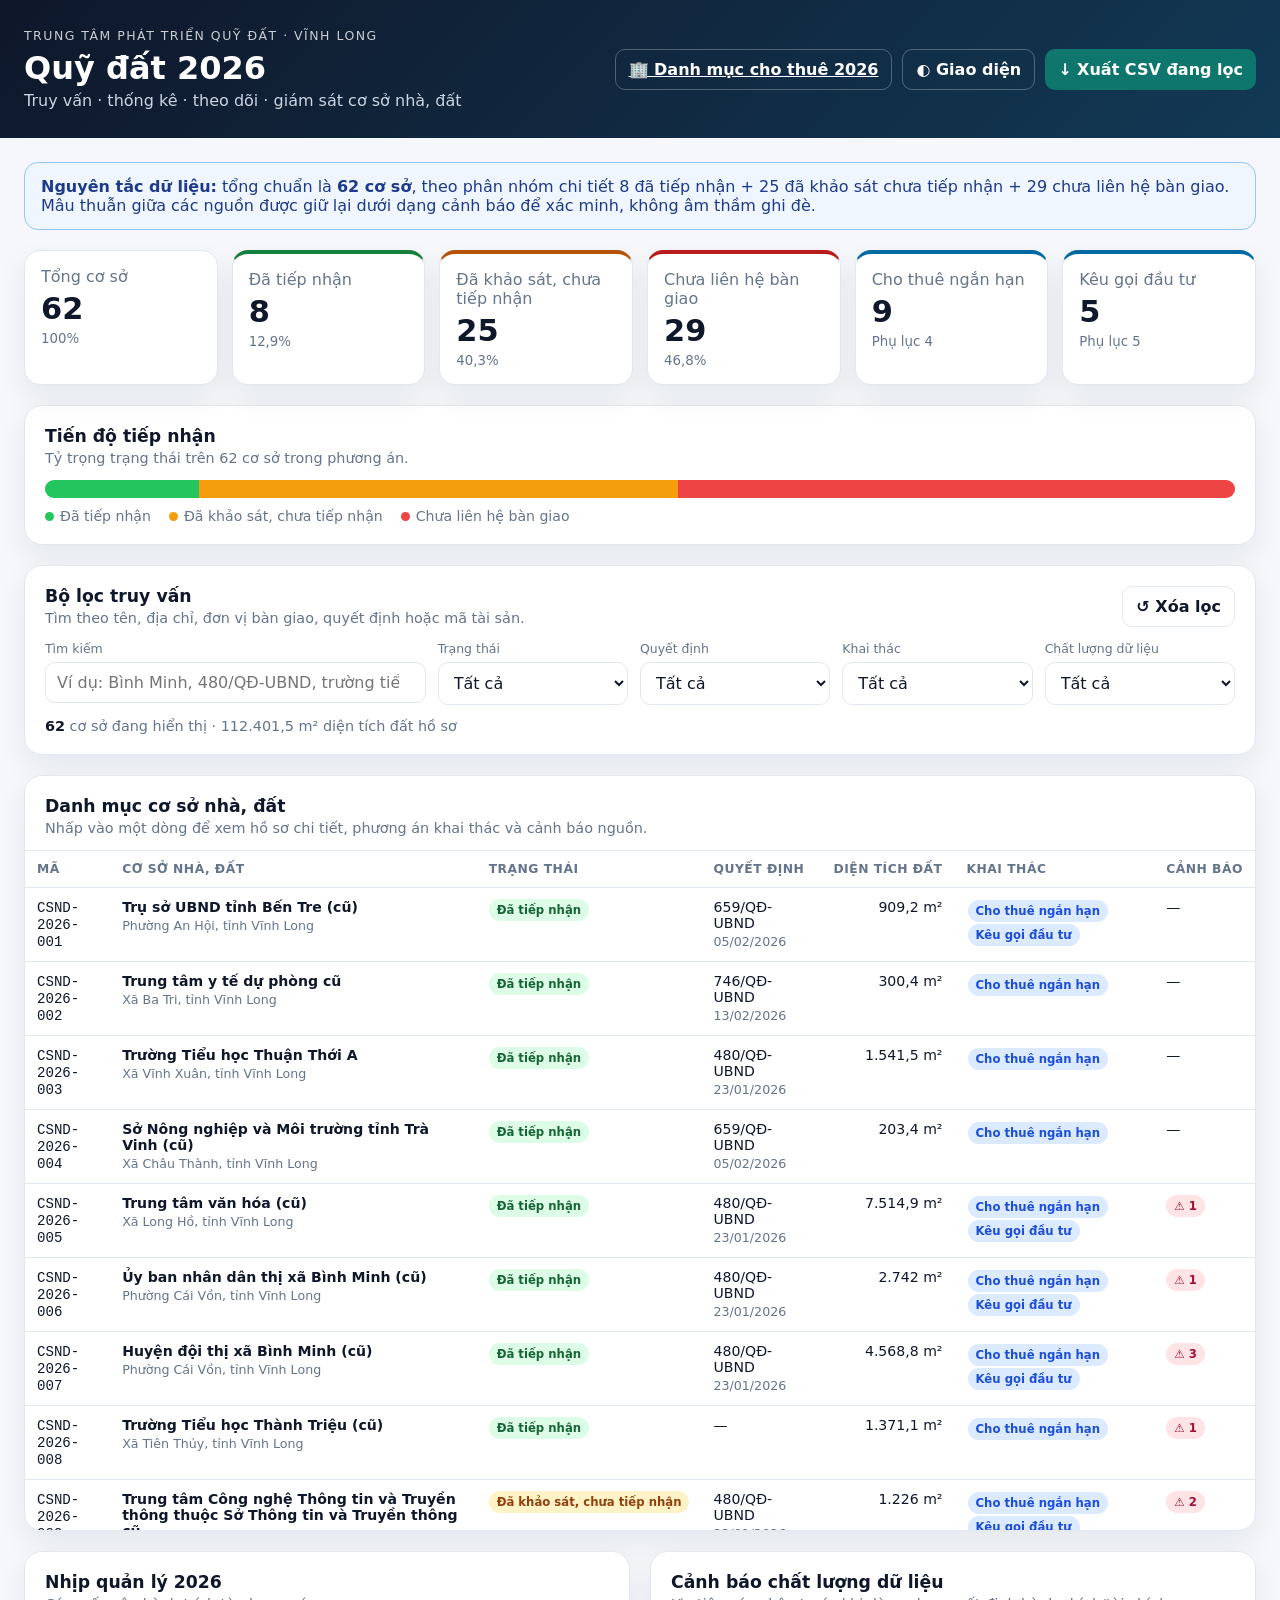
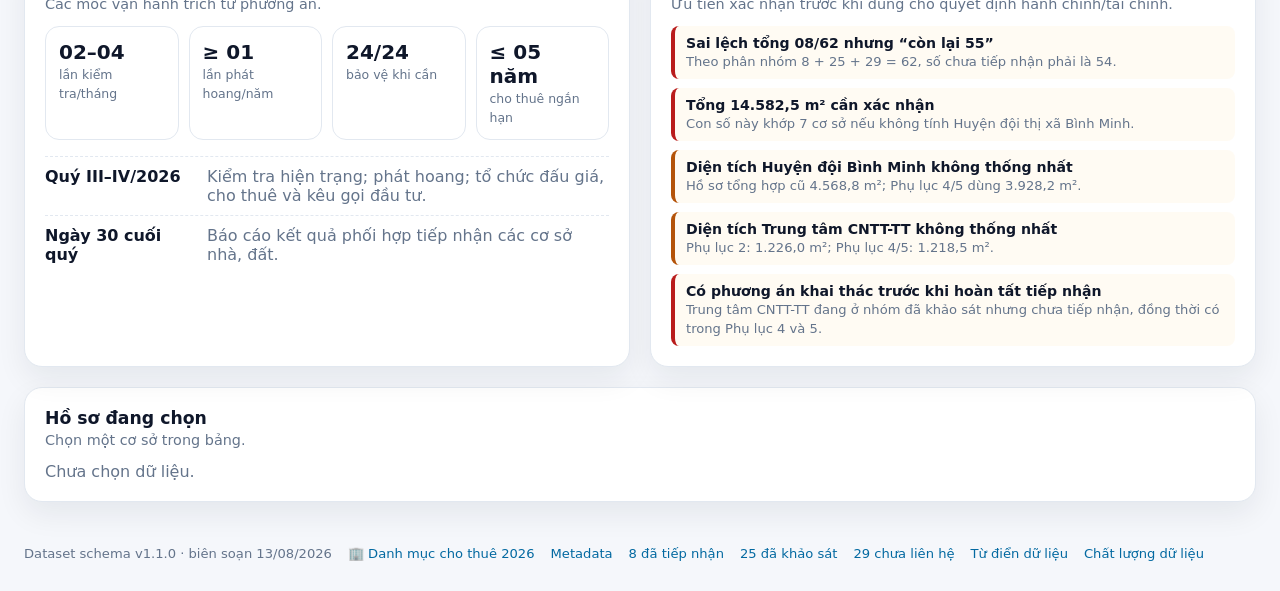
<file: index.html>
<!doctype html>
<html lang="vi">
<head>
<meta charset="utf-8"><meta name="viewport" content="width=device-width,initial-scale=1"><meta name="description" content="Dashboard truy vấn, thống kê, theo dõi và giám sát quản lý, khai thác các cơ sở nhà, đất năm 2026 tại Vĩnh Long."><meta name="theme-color" content="#0f172a"><meta name="robots" content="index,follow"><title>Quỹ đất 2026 · Dashboard quản lý nhà, đất</title><link rel="stylesheet" href="./style.css">
</head>
<body>
<header class="topbar"><div><p class="eyebrow">TRUNG TÂM PHÁT TRIỂN QUỸ ĐẤT · VĨNH LONG</p><h1>Quỹ đất 2026</h1><p class="subtitle">Truy vấn · thống kê · theo dõi · giám sát cơ sở nhà, đất</p></div><div class="top-actions"><a class="btn ghost" href="./danh-muc-cho-thue.html">🏢 Danh mục cho thuê 2026</a><button id="themeBtn" class="btn ghost" type="button" title="Đổi giao diện">◐ Giao diện</button><button id="exportBtn" class="btn" type="button">↓ Xuất CSV đang lọc</button></div></header>
<main class="container">
<section class="notice" id="sourceNotice"><strong>Nguyên tắc dữ liệu:</strong> tổng chuẩn là <b>62 cơ sở</b>, theo phân nhóm chi tiết 8 đã tiếp nhận + 25 đã khảo sát chưa tiếp nhận + 29 chưa liên hệ bàn giao. Mâu thuẫn giữa các nguồn được giữ lại dưới dạng cảnh báo để xác minh, không âm thầm ghi đè.</section>
<section class="kpi-grid" aria-label="Chỉ số chính"><article class="kpi"><span>Tổng cơ sở</span><strong id="kpiTotal">62</strong><small>100%</small></article><article class="kpi success"><span>Đã tiếp nhận</span><strong id="kpiReceived">8</strong><small id="pctReceived">12,9%</small></article><article class="kpi warning"><span>Đã khảo sát, chưa tiếp nhận</span><strong id="kpiSurveyed">25</strong><small id="pctSurveyed">40,3%</small></article><article class="kpi danger"><span>Chưa liên hệ bàn giao</span><strong id="kpiNotContacted">29</strong><small id="pctNotContacted">46,8%</small></article><article class="kpi info"><span>Cho thuê ngắn hạn</span><strong id="kpiLease">9</strong><small>Phụ lục 4</small></article><article class="kpi info"><span>Kêu gọi đầu tư</span><strong id="kpiInvest">5</strong><small>Phụ lục 5</small></article></section>
<section class="panel"><div class="panel-head"><div><h2>Tiến độ tiếp nhận</h2><p>Tỷ trọng trạng thái trên 62 cơ sở trong phương án.</p></div></div><div class="progress-stack" id="progressStack" aria-label="Tỷ lệ trạng thái"></div><div class="legend"><span><i class="dot received"></i>Đã tiếp nhận</span><span><i class="dot surveyed"></i>Đã khảo sát, chưa tiếp nhận</span><span><i class="dot pending"></i>Chưa liên hệ bàn giao</span></div></section>
<section class="panel"><div class="panel-head"><div><h2>Bộ lọc truy vấn</h2><p>Tìm theo tên, địa chỉ, đơn vị bàn giao, quyết định hoặc mã tài sản.</p></div><button id="resetBtn" class="btn ghost" type="button">↺ Xóa lọc</button></div><div class="filters"><label class="search"><span>Tìm kiếm</span><input id="searchInput" type="search" placeholder="Ví dụ: Bình Minh, 480/QĐ-UBND, trường tiểu học..."></label><label><span>Trạng thái</span><select id="statusFilter"><option value="">Tất cả</option></select></label><label><span>Quyết định</span><select id="decisionFilter"><option value="">Tất cả</option></select></label><label><span>Khai thác</span><select id="planFilter"><option value="">Tất cả</option><option value="short_term_lease">Cho thuê ngắn hạn</option><option value="investment_call">Kêu gọi đầu tư</option><option value="none">Chưa gắn phương án</option></select></label><label><span>Chất lượng dữ liệu</span><select id="qualityFilter"><option value="">Tất cả</option><option value="warning">Có cảnh báo</option><option value="clean">Không cảnh báo</option></select></label></div><div class="filter-summary"><strong id="resultCount">62</strong> cơ sở đang hiển thị · <span id="filteredArea">0</span> m² diện tích đất hồ sơ</div></section>
<section class="panel table-panel"><div class="panel-head"><div><h2>Danh mục cơ sở nhà, đất</h2><p>Nhấp vào một dòng để xem hồ sơ chi tiết, phương án khai thác và cảnh báo nguồn.</p></div></div><div class="table-wrap"><table><thead><tr><th data-sort="asset_id">Mã</th><th data-sort="name">Cơ sở nhà, đất</th><th data-sort="status">Trạng thái</th><th data-sort="decision_no">Quyết định</th><th data-sort="land_area_m2" class="num">Diện tích đất</th><th>Khai thác</th><th>Cảnh báo</th></tr></thead><tbody id="assetRows"></tbody></table></div></section>
<section class="two-col"><article class="panel"><div class="panel-head"><div><h2>Nhịp quản lý 2026</h2><p>Các mốc vận hành trích từ phương án.</p></div></div><div class="ops-grid"><div><strong>02–04</strong><span>lần kiểm tra/tháng</span></div><div><strong>≥ 01</strong><span>lần phát hoang/năm</span></div><div><strong>24/24</strong><span>bảo vệ khi cần</span></div><div><strong>≤ 05 năm</strong><span>cho thuê ngắn hạn</span></div></div><div class="timeline"><div><b>Quý III–IV/2026</b><span>Kiểm tra hiện trạng; phát hoang; tổ chức đấu giá, cho thuê và kêu gọi đầu tư.</span></div><div><b>Ngày 30 cuối quý</b><span>Báo cáo kết quả phối hợp tiếp nhận các cơ sở nhà, đất.</span></div></div></article><article class="panel"><div class="panel-head"><div><h2>Cảnh báo chất lượng dữ liệu</h2><p>Ưu tiên xác nhận trước khi dùng cho quyết định hành chính/tài chính.</p></div></div><div id="qualityFindings" class="quality-list"></div></article></section>
<section class="panel"><div class="panel-head"><div><h2>Hồ sơ đang chọn</h2><p id="detailHint">Chọn một cơ sở trong bảng.</p></div></div><div id="detailPanel" class="detail empty">Chưa chọn dữ liệu.</div></section>
</main>
<footer><span>Dataset schema v1.1.0 · biên soạn 13/08/2026</span><a href="./danh-muc-cho-thue.html">🏢 Danh mục cho thuê 2026</a><a href="./data/meta.json">Metadata</a><a href="./data/assets-received.json">8 đã tiếp nhận</a><a href="./data/assets-surveyed.json">25 đã khảo sát</a><a href="./data/assets-not-contacted.json">29 chưa liên hệ</a><a href="./docs/DATA_DICTIONARY.md">Từ điển dữ liệu</a><a href="./docs/DATA_QUALITY.md">Chất lượng dữ liệu</a></footer>
<script src="./app.js"></script>
</body></html>
</file>
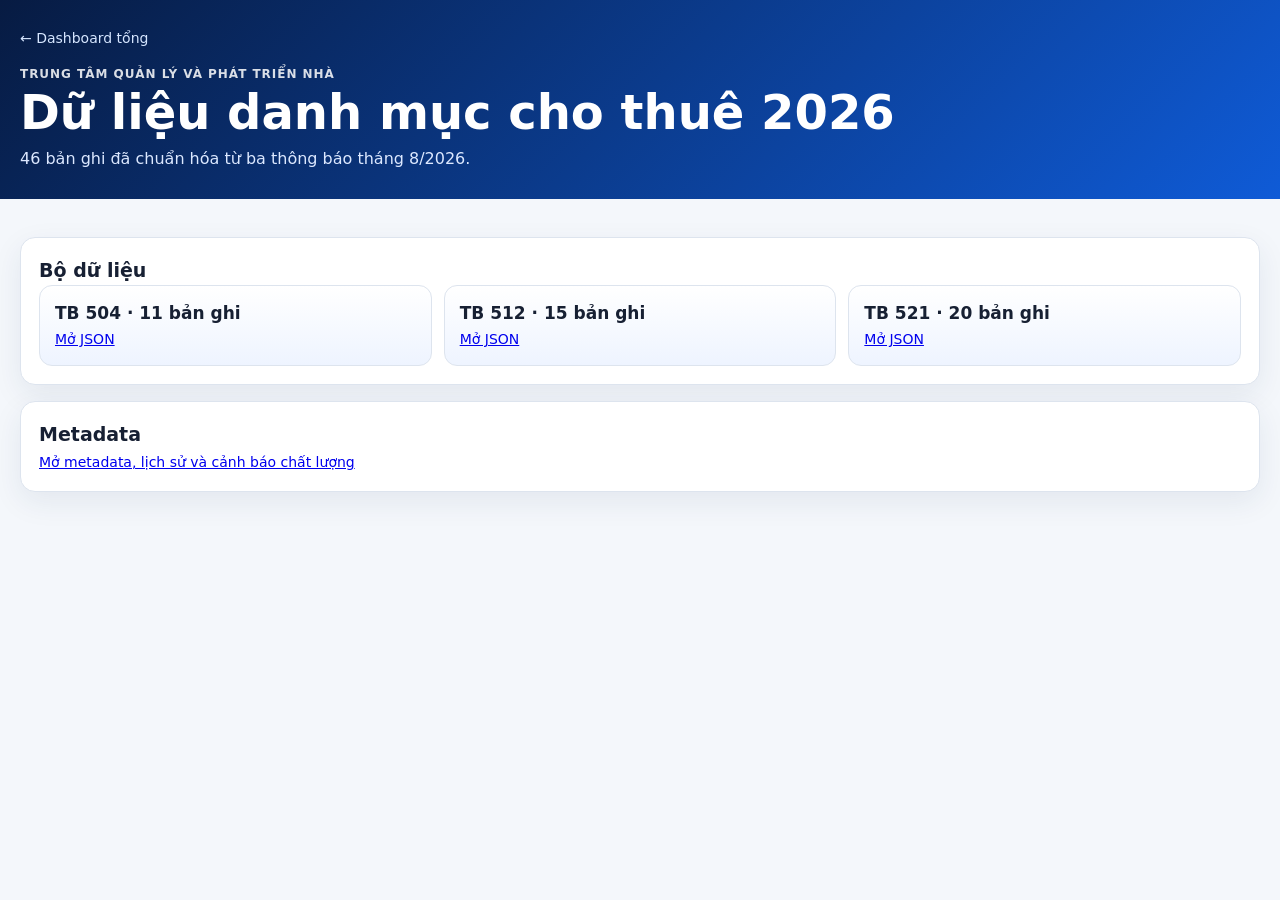
<file: danh-muc-cho-thue.html>
<!doctype html><html lang="vi"><head><meta charset="utf-8"><meta name="viewport" content="width=device-width,initial-scale=1"><title>Dữ liệu cho thuê 2026</title><link rel="stylesheet" href="./rental.css"></head><body><header class="hero"><div class="hero-inner"><div><a class="back" href="./index.html">← Dashboard tổng</a><p class="eyebrow">TRUNG TÂM QUẢN LÝ VÀ PHÁT TRIỂN NHÀ</p><h1>Dữ liệu danh mục cho thuê 2026</h1><p class="lead">46 bản ghi đã chuẩn hóa từ ba thông báo tháng 8/2026.</p></div></div></header><main class="container"><section class="panel"><h2>Bộ dữ liệu</h2><div class="notice-cards"><article class="notice-card"><h3>TB 504 · 11 bản ghi</h3><p><a href="./data/rental-504.json">Mở JSON</a></p></article><article class="notice-card"><h3>TB 512 · 15 bản ghi</h3><p><a href="./data/rental-512.json">Mở JSON</a></p></article><article class="notice-card"><h3>TB 521 · 20 bản ghi</h3><p><a href="./data/rental-521.json">Mở JSON</a></p></article></div></section><section class="panel"><h2>Metadata</h2><p><a href="./data/rental-meta-2026.json">Mở metadata, lịch sử và cảnh báo chất lượng</a></p></section></main></body></html>
</file>
<file: style.css>
:root{
  color-scheme:light;
  --bg:#f5f7fb;--panel:#fff;--text:#0f172a;--muted:#64748b;--line:#e2e8f0;
  --accent:#0f766e;--accent2:#0369a1;--ok:#15803d;--warn:#b45309;--danger:#b91c1c;
  --shadow:0 12px 30px rgba(15,23,42,.07)
}
:root.dark{color-scheme:dark;--bg:#07111f;--panel:#0f1b2d;--text:#e5eef8;--muted:#9bb0c8;--line:#23364e;--shadow:none}
*{box-sizing:border-box}body{margin:0;background:var(--bg);color:var(--text);font-family:Inter,ui-sans-serif,system-ui,-apple-system,"Segoe UI",Arial,sans-serif}
button,input,select{font:inherit}.topbar{padding:28px max(24px,calc((100vw - 1440px)/2));display:flex;gap:24px;justify-content:space-between;align-items:center;background:linear-gradient(135deg,#0f172a,#123955);color:white}
.eyebrow{font-size:.78rem;letter-spacing:.12em;margin:0 0 6px;opacity:.78}.topbar h1{font-size:2rem;margin:0}.subtitle{margin:.25rem 0 0;color:#cbd5e1}.top-actions{display:flex;gap:10px;flex-wrap:wrap}
.container{max-width:1440px;margin:auto;padding:24px}.notice{border:1px solid #93c5fd;background:#eff6ff;color:#1e3a8a;border-radius:14px;padding:14px 16px;margin-bottom:20px}:root.dark .notice{background:#0b2841;color:#bfdbfe;border-color:#24557e}
.kpi-grid{display:grid;grid-template-columns:repeat(6,minmax(0,1fr));gap:14px;margin-bottom:20px}.kpi{background:var(--panel);border:1px solid var(--line);border-radius:16px;padding:16px;box-shadow:var(--shadow)}
.kpi span,.kpi small{display:block;color:var(--muted)}.kpi strong{display:block;font-size:1.9rem;margin:.3rem 0}.kpi.success{border-top:4px solid var(--ok)}.kpi.warning{border-top:4px solid var(--warn)}.kpi.danger{border-top:4px solid var(--danger)}.kpi.info{border-top:4px solid var(--accent2)}
.panel{background:var(--panel);border:1px solid var(--line);border-radius:18px;padding:20px;box-shadow:var(--shadow);margin-bottom:20px}.panel-head{display:flex;gap:16px;justify-content:space-between;align-items:center;margin-bottom:14px}.panel-head h2{font-size:1.08rem;margin:0}.panel-head p{margin:4px 0 0;color:var(--muted);font-size:.9rem}
.btn{border:0;background:var(--accent);color:white;border-radius:10px;padding:10px 13px;cursor:pointer;font-weight:650}.btn.ghost{background:transparent;border:1px solid var(--line);color:inherit}.topbar .btn.ghost{border-color:#ffffff44;color:white}
.progress-stack{height:18px;border-radius:999px;overflow:hidden;display:flex;background:var(--line)}.progress-stack span{height:100%}.seg-received{background:#22c55e}.seg-surveyed{background:#f59e0b}.seg-pending{background:#ef4444}
.legend{display:flex;gap:18px;flex-wrap:wrap;margin-top:10px;color:var(--muted);font-size:.88rem}.dot{width:9px;height:9px;border-radius:50%;display:inline-block;margin-right:6px}.dot.received{background:#22c55e}.dot.surveyed{background:#f59e0b}.dot.pending{background:#ef4444}
.filters{display:grid;grid-template-columns:2fr repeat(4,1fr);gap:12px}.filters label span{display:block;font-size:.78rem;color:var(--muted);margin-bottom:6px}.filters input,.filters select{width:100%;padding:10px 11px;border:1px solid var(--line);background:var(--panel);color:var(--text);border-radius:10px;outline:none}.filters input:focus,.filters select:focus{border-color:#38bdf8;box-shadow:0 0 0 3px #38bdf822}.filter-summary{margin-top:13px;color:var(--muted);font-size:.9rem}.filter-summary strong{color:var(--text)}
.table-panel{padding:0}.table-panel .panel-head{padding:20px 20px 0}.table-wrap{overflow:auto;max-height:680px;border-top:1px solid var(--line)}table{width:100%;border-collapse:collapse;font-size:.88rem}thead{position:sticky;top:0;z-index:2;background:var(--panel)}th,td{padding:11px 12px;border-bottom:1px solid var(--line);text-align:left;vertical-align:top}th{color:var(--muted);font-size:.77rem;text-transform:uppercase;letter-spacing:.04em;white-space:nowrap;cursor:pointer}.num{text-align:right}tbody tr{cursor:pointer}tbody tr:hover{background:#0ea5e908}.asset-name{font-weight:650}.asset-address{display:block;color:var(--muted);font-size:.79rem;margin-top:3px;max-width:540px}
.badge{display:inline-flex;align-items:center;border-radius:999px;padding:4px 8px;font-size:.73rem;font-weight:700;white-space:nowrap}.badge.received{background:#dcfce7;color:#166534}.badge.surveyed_not_received{background:#fef3c7;color:#92400e}.badge.not_contacted{background:#fee2e2;color:#991b1b}.badge.plan{background:#dbeafe;color:#1d4ed8;margin:1px}.badge.quality{background:#ffe4e6;color:#9f1239}
.two-col{display:grid;grid-template-columns:1fr 1fr;gap:20px}.ops-grid{display:grid;grid-template-columns:repeat(4,1fr);gap:10px}.ops-grid div{border:1px solid var(--line);border-radius:14px;padding:13px}.ops-grid strong{display:block;font-size:1.25rem}.ops-grid span{font-size:.78rem;color:var(--muted)}.timeline{margin-top:16px}.timeline div{display:grid;grid-template-columns:150px 1fr;gap:12px;padding:10px 0;border-top:1px dashed var(--line)}.timeline span{color:var(--muted)}
.quality-list{display:grid;gap:9px}.finding{border-left:4px solid var(--warn);padding:9px 11px;background:#f59e0b0c;border-radius:8px}.finding.high{border-left-color:var(--danger)}.finding b{display:block;font-size:.88rem}.finding span{color:var(--muted);font-size:.82rem}
.detail{display:grid;grid-template-columns:repeat(4,minmax(0,1fr));gap:12px}.detail.empty{display:block;color:var(--muted)}.detail-card{border:1px solid var(--line);border-radius:12px;padding:12px}.detail-card.wide{grid-column:span 2}.detail-card.full{grid-column:1/-1}.detail-card label{display:block;color:var(--muted);font-size:.75rem;margin-bottom:4px}.detail-card strong,.detail-card p{margin:0;word-break:break-word}.plan-note{white-space:pre-wrap;color:var(--muted);font-size:.85rem}
footer{max-width:1440px;margin:0 auto 30px;padding:0 24px;color:var(--muted);display:flex;gap:16px;flex-wrap:wrap;font-size:.82rem}footer a{color:var(--accent2);text-decoration:none}
@media(max-width:1100px){.kpi-grid{grid-template-columns:repeat(3,1fr)}.filters{grid-template-columns:repeat(2,1fr)}.search{grid-column:1/-1}.two-col{grid-template-columns:1fr}.detail{grid-template-columns:repeat(2,1fr)}}
@media(max-width:680px){.topbar{align-items:flex-start;flex-direction:column}.container{padding:14px}.kpi-grid{grid-template-columns:repeat(2,1fr)}.filters{grid-template-columns:1fr}.search{grid-column:auto}.ops-grid{grid-template-columns:repeat(2,1fr)}.detail{grid-template-columns:1fr}.detail-card.wide{grid-column:auto}.timeline div{grid-template-columns:1fr}.top-actions{width:100%}.top-actions .btn{flex:1}}
</file>
<file: rental.css>
:root{--bg:#f4f7fb;--panel:#fff;--text:#172033;--muted:#69758b;--line:#dde4ee;--brand:#0f5bd7;--brand2:#0b3c91;--ok:#087f5b;--warn:#b25e09;--bad:#b42318;--soft:#eef4ff;--shadow:0 10px 30px rgba(25,45,85,.08)}
:root.dark{--bg:#0b1220;--panel:#111b2d;--text:#e8eef8;--muted:#9cabc3;--line:#263650;--brand:#70a5ff;--brand2:#9bbcff;--soft:#152642;--shadow:none}
*{box-sizing:border-box}body{margin:0;background:var(--bg);color:var(--text);font:14px/1.5 Inter,system-ui,-apple-system,"Segoe UI",Arial,sans-serif}.hero{background:linear-gradient(135deg,#071b42,#0f5bd7);color:#fff;padding:28px 20px}.hero-inner,.container{max-width:1500px;margin:auto}.hero-inner{display:flex;justify-content:space-between;gap:24px;align-items:flex-end}.back{color:#d6e6ff;text-decoration:none}.eyebrow{font-size:12px;font-weight:800;letter-spacing:.08em;opacity:.85;margin:16px 0 4px}.hero h1{font-size:clamp(28px,4vw,48px);line-height:1.05;margin:0 0 10px}.lead{max-width:920px;margin:0;color:#dce8ff;font-size:16px}.hero-actions{display:flex;gap:10px;white-space:nowrap}.container{padding:22px 20px 50px}.btn{border:0;border-radius:10px;padding:10px 14px;background:var(--brand);color:white;font-weight:750;cursor:pointer}.hero .btn{background:white;color:#0b3c91}.btn.ghost{background:transparent;border:1px solid currentColor}.alert{padding:14px 16px;border-radius:12px;margin-bottom:16px;background:var(--soft);border:1px solid #b9cff8}.important{border-left:5px solid var(--warn)}.kpis{display:grid;grid-template-columns:repeat(5,minmax(0,1fr));gap:12px;margin:16px 0}.kpis article,.panel{background:var(--panel);border:1px solid var(--line);border-radius:15px;box-shadow:var(--shadow)}.kpis article{padding:16px}.kpis span,.kpis small{display:block;color:var(--muted)}.kpis strong{display:block;font-size:26px;margin:4px 0}.panel{padding:18px;margin:16px 0}.panel-head{display:flex;align-items:center;justify-content:space-between;gap:16px;margin-bottom:14px}.panel h2{margin:0;font-size:19px}.panel p{margin:3px 0 0;color:var(--muted)}.muted{color:var(--muted)}.notice-cards{display:grid;grid-template-columns:repeat(3,minmax(0,1fr));gap:12px}.notice-card{border:1px solid var(--line);border-radius:13px;padding:15px;background:linear-gradient(180deg,var(--panel),var(--soft))}.notice-card .top{display:flex;justify-content:space-between;gap:10px}.notice-card h3{margin:0;font-size:17px}.notice-card dl{display:grid;grid-template-columns:105px 1fr;gap:5px 8px;margin:12px 0 0}.notice-card dt{color:var(--muted)}.notice-card dd{margin:0;font-weight:650}.pill{display:inline-block;border-radius:999px;padding:4px 8px;font-size:12px;font-weight:800}.pill.open{background:#d8f5e9;color:#086646}.pill.closed{background:#fee4e2;color:#a31c14}.pill.upcoming{background:#fff0cc;color:#8a4c00}.filters{display:grid;grid-template-columns:2fr repeat(4,1fr);gap:10px}.filters label{display:grid;gap:5px;color:var(--muted);font-size:12px;font-weight:700}.filters input,.filters select{width:100%;padding:10px;border:1px solid var(--line);border-radius:9px;background:var(--panel);color:var(--text)}.summary{margin-top:12px;color:var(--muted)}.summary strong{color:var(--text)}.table-panel{padding:0;overflow:hidden}.table-panel .panel-head{padding:18px 18px 0}.table-wrap{overflow:auto;max-height:720px}table{border-collapse:collapse;width:100%;min-width:1200px}th,td{padding:10px 11px;border-bottom:1px solid var(--line);vertical-align:top;text-align:left}th{position:sticky;top:0;background:var(--panel);z-index:2;font-size:12px;color:var(--muted);cursor:pointer}tbody tr{cursor:pointer}tbody tr:hover{background:var(--soft)}.num{text-align:right;white-space:nowrap}.code{font-family:ui-monospace,SFMono-Regular,Consolas,monospace;font-weight:800;color:var(--brand)}.name{font-weight:750}.address{display:block;color:var(--muted);font-size:12px;margin-top:2px;max-width:430px}.deadline{font-weight:700}.grid2{display:grid;grid-template-columns:1fr 1fr;gap:16px}.history-kpis{display:grid;grid-template-columns:repeat(3,1fr);gap:9px;margin-bottom:12px}.history-kpis div{padding:12px;border:1px solid var(--line);border-radius:10px}.history-kpis strong{font-size:22px;display:block}.code-list{display:flex;gap:6px;flex-wrap:wrap}.code-list code{background:var(--soft);padding:4px 6px;border-radius:6px}.steps{margin:0;padding-left:22px}.steps li{margin:9px 0}.detail{display:grid;grid-template-columns:repeat(4,1fr);gap:10px}.detail.empty{display:block;color:var(--muted)}.detail-card{border:1px solid var(--line);border-radius:10px;padding:12px}.detail-card.wide{grid-column:span 2}.detail-card.full{grid-column:1/-1}.detail-card label{display:block;color:var(--muted);font-size:12px;margin-bottom:4px}.detail-card strong{font-size:15px}.contact-grid{display:grid;grid-template-columns:1fr 1fr;gap:12px}.contact-grid>div{border:1px solid var(--line);border-radius:12px;padding:14px}.contact-grid span{display:block;margin-top:5px;color:var(--muted)}footer{max-width:1500px;margin:auto;padding:20px;color:var(--muted);display:flex;gap:15px;flex-wrap:wrap}footer a{color:var(--brand);text-decoration:none}
@media(max-width:1100px){.kpis{grid-template-columns:repeat(3,1fr)}.filters{grid-template-columns:1fr 1fr}.filters .wide{grid-column:1/-1}.notice-cards,.grid2{grid-template-columns:1fr}.detail{grid-template-columns:1fr 1fr}.hero-inner{align-items:flex-start;flex-direction:column}}
@media(max-width:650px){.kpis{grid-template-columns:1fr 1fr}.filters,.contact-grid,.detail{grid-template-columns:1fr}.detail-card.wide{grid-column:auto}.hero-actions{width:100%;flex-wrap:wrap}.hero-actions .btn{flex:1}.panel{padding:14px}.history-kpis{grid-template-columns:1fr}}
</file>
